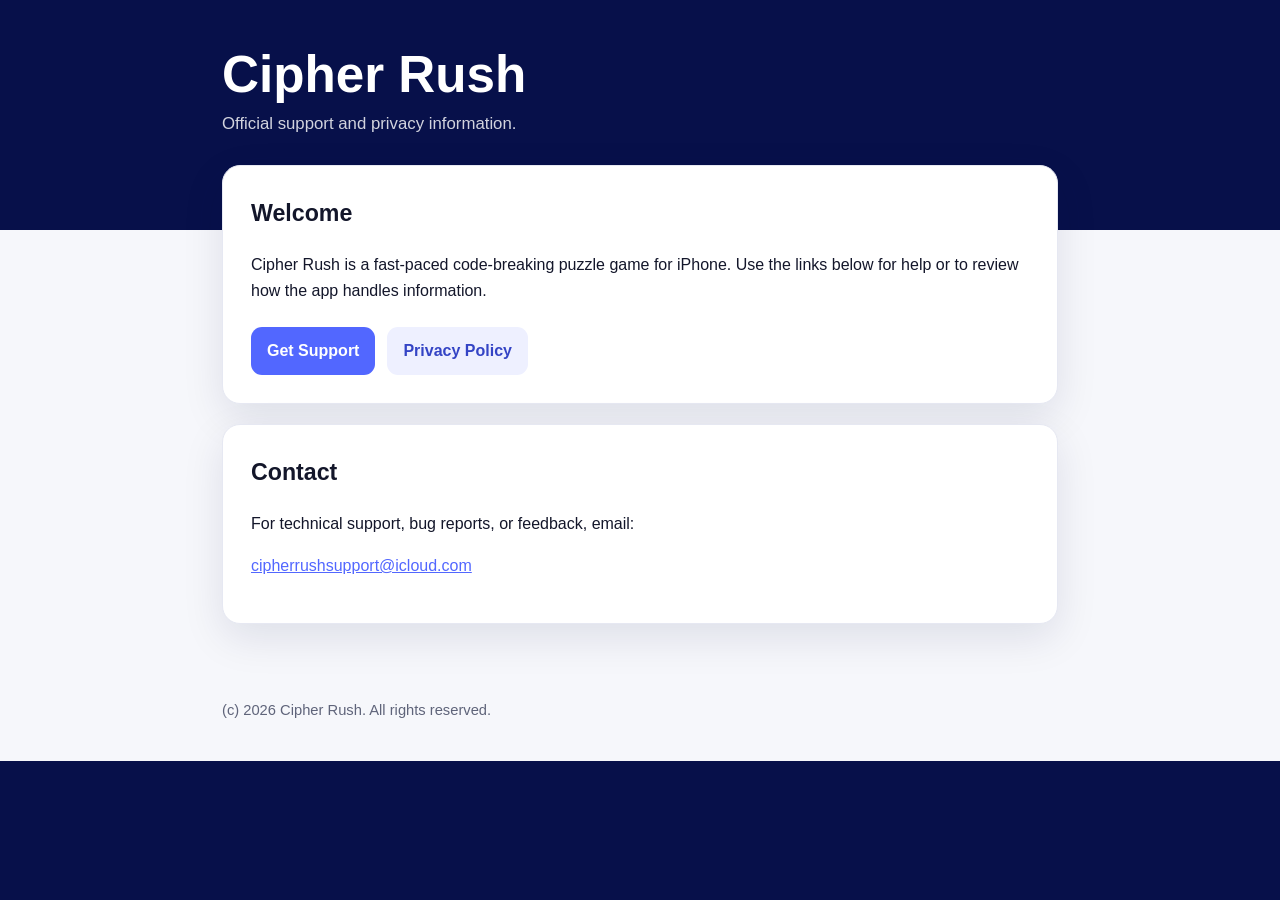
<file: index.html>
<!doctype html>
<html lang="en">
<head>
  <meta charset="utf-8">
  <meta name="viewport" content="width=device-width, initial-scale=1">
  <title>Cipher Rush - Support & Privacy</title>
  <meta name="description" content="Official support and privacy information for Cipher Rush.">
  <link rel="stylesheet" href="styles.css">
</head>
<body>
  <header>
    <h1>Cipher Rush</h1>
    <p>Official support and privacy information.</p>
  </header>

  <main>
    <section class="card">
      <h2>Welcome</h2>
      <p>Cipher Rush is a fast-paced code-breaking puzzle game for iPhone. Use the links below for help or to review how the app handles information.</p>
      <div class="nav">
        <a class="button" href="support.html">Get Support</a>
        <a class="button secondary" href="privacy.html">Privacy Policy</a>
      </div>
    </section>

    <section class="card">
      <h2>Contact</h2>
      <p>For technical support, bug reports, or feedback, email:</p>
      <p><a href="mailto:cipherrushsupport@icloud.com">cipherrushsupport@icloud.com</a></p>
    </section>
  </main>

  <footer>
    (c) 2026 Cipher Rush. All rights reserved.
  </footer>
</body>
</html>
</file>
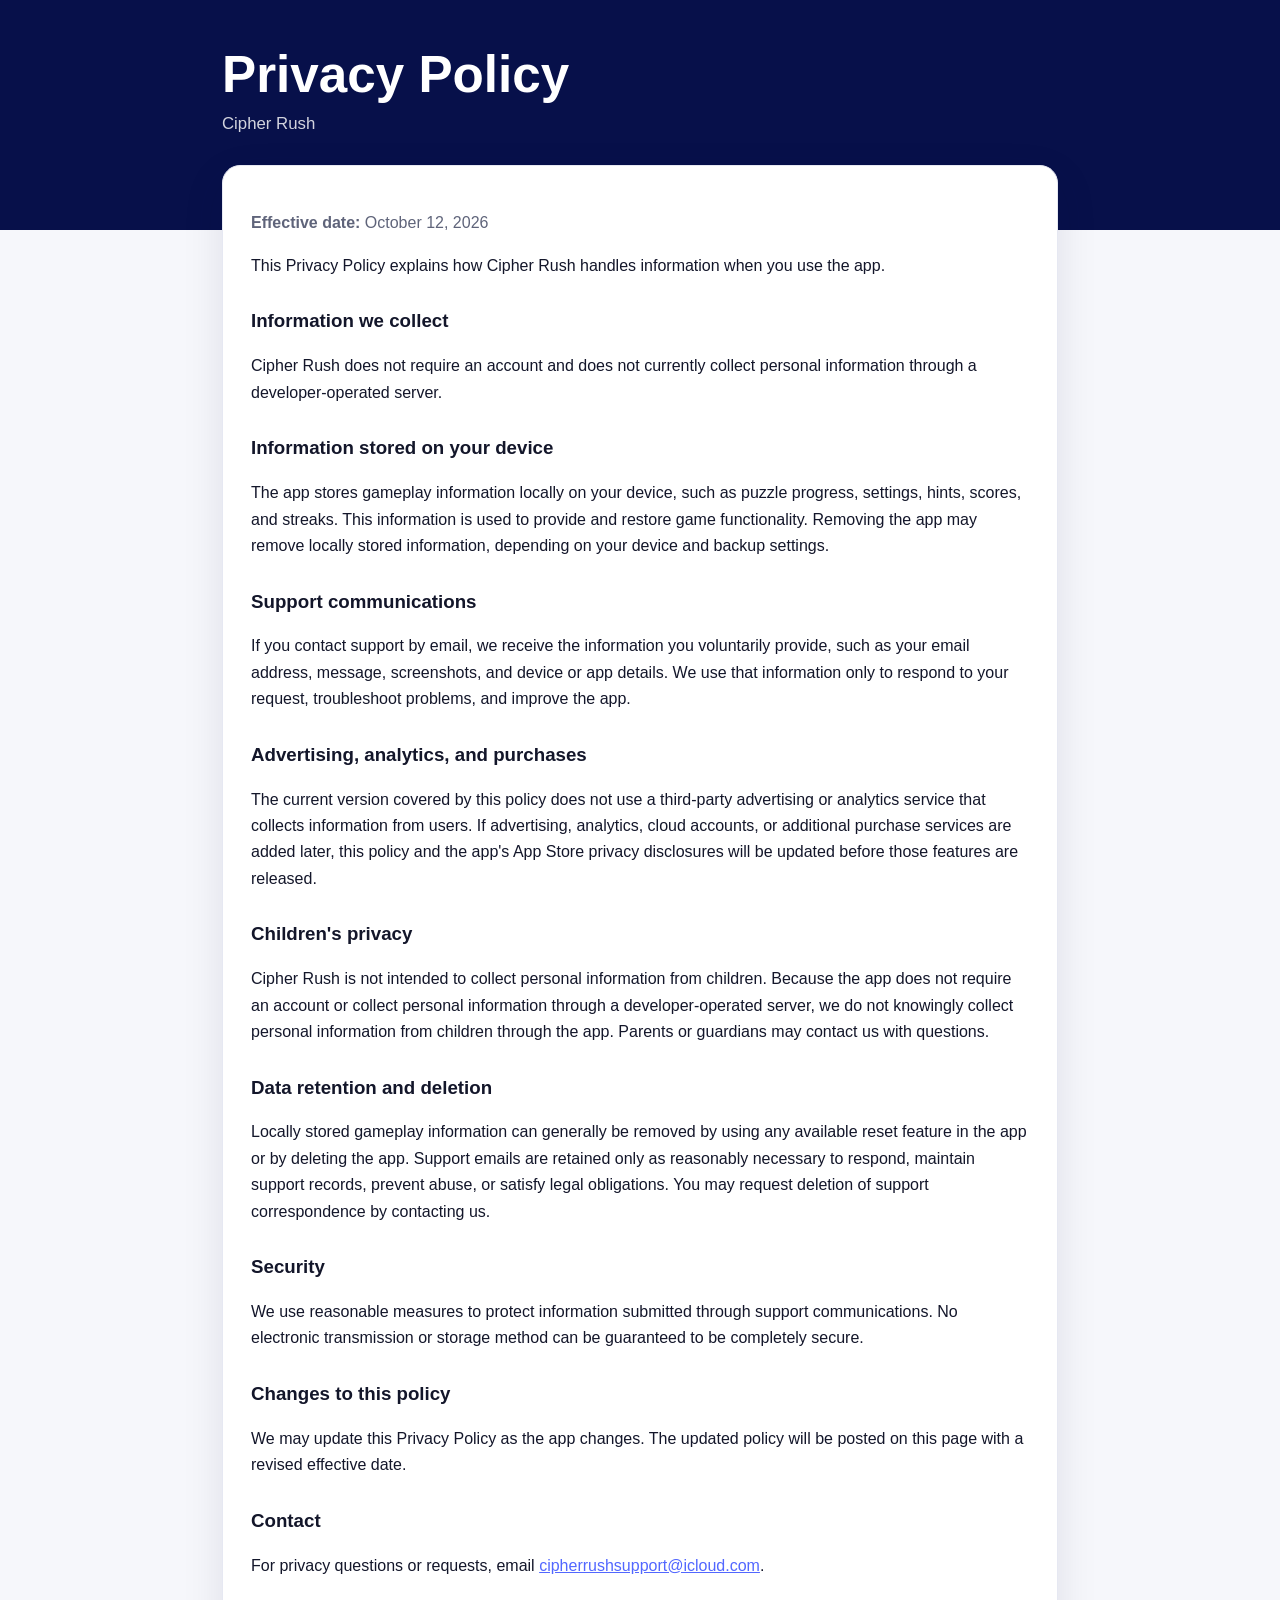
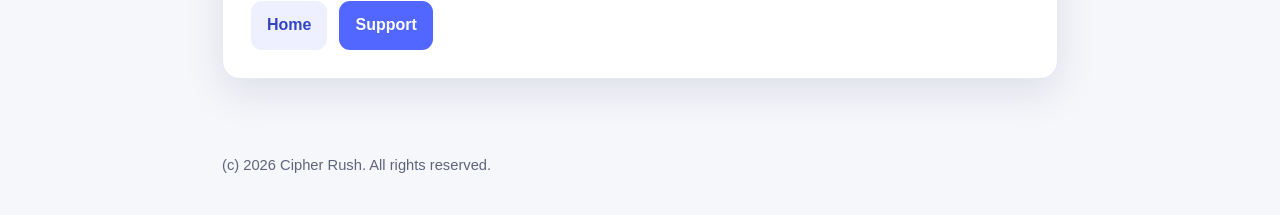
<file: privacy.html>
<!doctype html>
<html lang="en">
<head>
  <meta charset="utf-8">
  <meta name="viewport" content="width=device-width, initial-scale=1">
  <title>Privacy Policy - Cipher Rush</title>
  <meta name="description" content="Privacy Policy for Cipher Rush.">
  <link rel="stylesheet" href="styles.css">
</head>
<body>
  <header>
    <h1>Privacy Policy</h1>
    <p>Cipher Rush</p>
  </header>

  <main>
    <article class="card">
      <p class="meta"><strong>Effective date:</strong> October 12, 2026</p>

      <p>This Privacy Policy explains how Cipher Rush handles information when you use the app.</p>

      <h3>Information we collect</h3>
      <p>Cipher Rush does not require an account and does not currently collect personal information through a developer-operated server.</p>

      <h3>Information stored on your device</h3>
      <p>The app stores gameplay information locally on your device, such as puzzle progress, settings, hints, scores, and streaks. This information is used to provide and restore game functionality. Removing the app may remove locally stored information, depending on your device and backup settings.</p>

      <h3>Support communications</h3>
      <p>If you contact support by email, we receive the information you voluntarily provide, such as your email address, message, screenshots, and device or app details. We use that information only to respond to your request, troubleshoot problems, and improve the app.</p>

      <h3>Advertising, analytics, and purchases</h3>
      <p>The current version covered by this policy does not use a third-party advertising or analytics service that collects information from users. If advertising, analytics, cloud accounts, or additional purchase services are added later, this policy and the app's App Store privacy disclosures will be updated before those features are released.</p>

      <h3>Children's privacy</h3>
      <p>Cipher Rush is not intended to collect personal information from children. Because the app does not require an account or collect personal information through a developer-operated server, we do not knowingly collect personal information from children through the app. Parents or guardians may contact us with questions.</p>

      <h3>Data retention and deletion</h3>
      <p>Locally stored gameplay information can generally be removed by using any available reset feature in the app or by deleting the app. Support emails are retained only as reasonably necessary to respond, maintain support records, prevent abuse, or satisfy legal obligations. You may request deletion of support correspondence by contacting us.</p>

      <h3>Security</h3>
      <p>We use reasonable measures to protect information submitted through support communications. No electronic transmission or storage method can be guaranteed to be completely secure.</p>

      <h3>Changes to this policy</h3>
      <p>We may update this Privacy Policy as the app changes. The updated policy will be posted on this page with a revised effective date.</p>

      <h3>Contact</h3>
      <p>For privacy questions or requests, email <a href="mailto:cipherrushsupport@icloud.com">cipherrushsupport@icloud.com</a>.</p>

      <div class="nav">
        <a class="button secondary" href="index.html">Home</a>
        <a class="button" href="support.html">Support</a>
      </div>
    </article>
  </main>

  <footer>
    (c) 2026 Cipher Rush. All rights reserved.
  </footer>
</body>
</html>
</file>
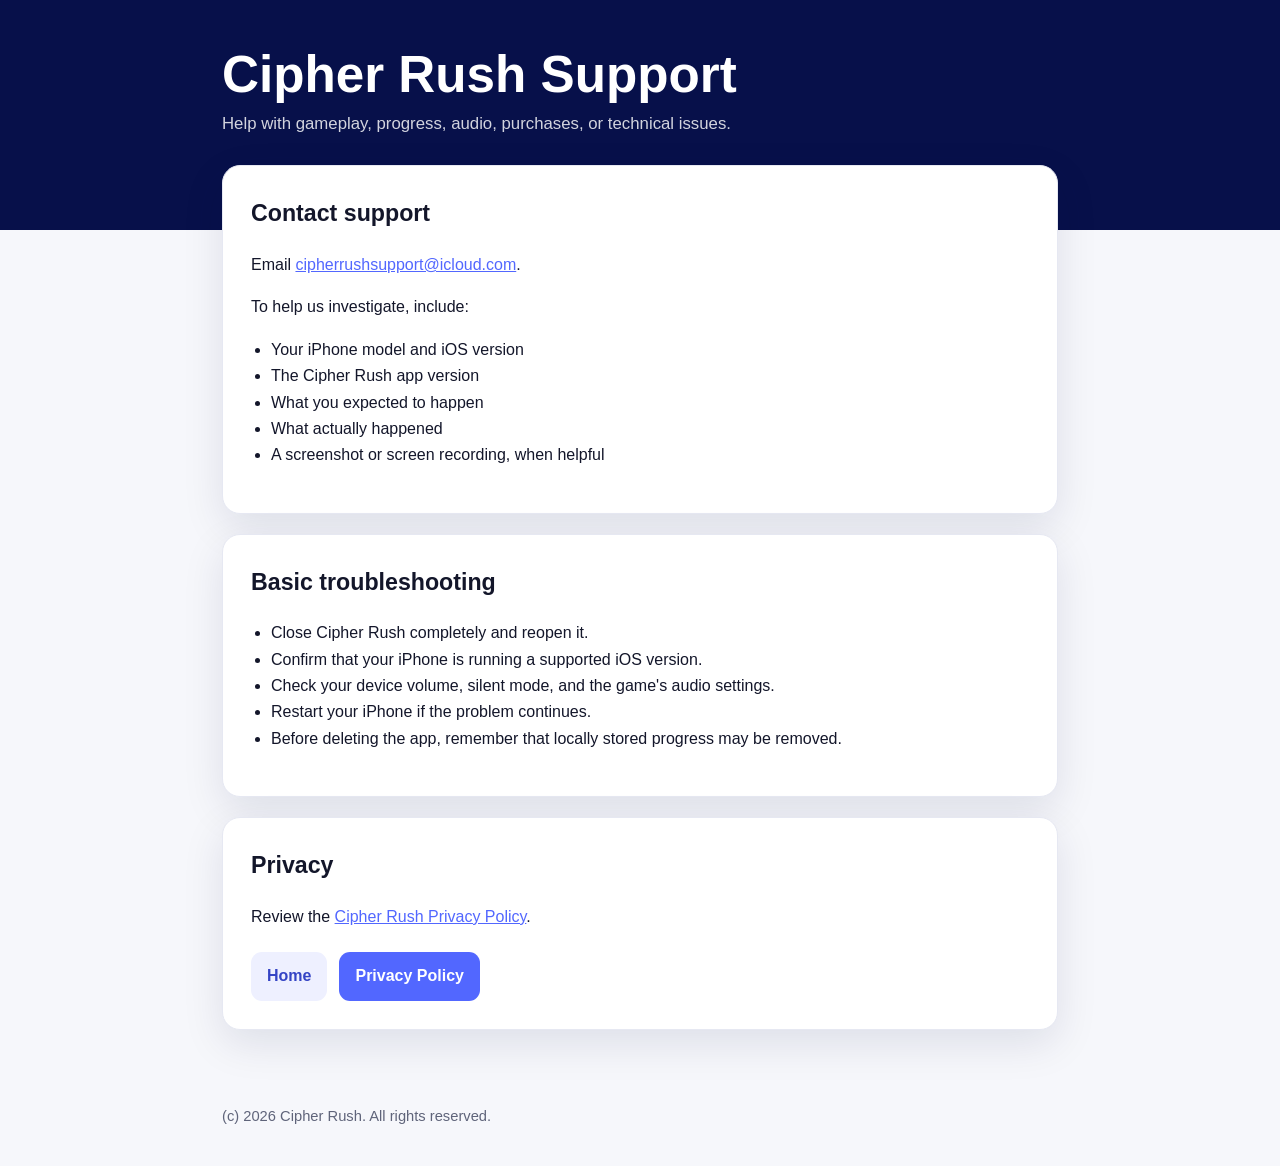
<file: support.html>
<!doctype html>
<html lang="en">
<head>
  <meta charset="utf-8">
  <meta name="viewport" content="width=device-width, initial-scale=1">
  <title>Support - Cipher Rush</title>
  <meta name="description" content="Technical support for Cipher Rush.">
  <link rel="stylesheet" href="styles.css">
</head>
<body>
  <header>
    <h1>Cipher Rush Support</h1>
    <p>Help with gameplay, progress, audio, purchases, or technical issues.</p>
  </header>

  <main>
    <section class="card">
      <h2>Contact support</h2>
      <p>Email <a href="mailto:cipherrushsupport@icloud.com">cipherrushsupport@icloud.com</a>.</p>
      <p>To help us investigate, include:</p>
      <ul>
        <li>Your iPhone model and iOS version</li>
        <li>The Cipher Rush app version</li>
        <li>What you expected to happen</li>
        <li>What actually happened</li>
        <li>A screenshot or screen recording, when helpful</li>
      </ul>
    </section>

    <section class="card">
      <h2>Basic troubleshooting</h2>
      <ul>
        <li>Close Cipher Rush completely and reopen it.</li>
        <li>Confirm that your iPhone is running a supported iOS version.</li>
        <li>Check your device volume, silent mode, and the game's audio settings.</li>
        <li>Restart your iPhone if the problem continues.</li>
        <li>Before deleting the app, remember that locally stored progress may be removed.</li>
      </ul>
    </section>

    <section class="card">
      <h2>Privacy</h2>
      <p>Review the <a href="privacy.html">Cipher Rush Privacy Policy</a>.</p>
      <div class="nav">
        <a class="button secondary" href="index.html">Home</a>
        <a class="button" href="privacy.html">Privacy Policy</a>
      </div>
    </section>
  </main>

  <footer>
    (c) 2026 Cipher Rush. All rights reserved.
  </footer>
</body>
</html>
</file>
<file: styles.css>
:root {
  color-scheme: light;
  --bg: #07104a;
  --panel: #ffffff;
  --text: #13162a;
  --muted: #5f647a;
  --accent: #5267ff;
  --border: #e6e8f2;
  --soft: #f6f7fb;
}

* { box-sizing: border-box; }

body {
  margin: 0;
  font-family: -apple-system, BlinkMacSystemFont, "Segoe UI", Roboto, Helvetica, Arial, sans-serif;
  background: linear-gradient(180deg, var(--bg) 0 230px, var(--soft) 230px 100%);
  color: var(--text);
  line-height: 1.65;
}

header {
  max-width: 880px;
  margin: 0 auto;
  padding: 48px 22px 28px;
  color: #fff;
}

header h1 {
  margin: 0 0 8px;
  font-size: clamp(2rem, 6vw, 3.2rem);
  line-height: 1.05;
}

header p {
  margin: 0;
  color: rgba(255,255,255,.82);
  font-size: 1.05rem;
}

main {
  max-width: 880px;
  margin: 0 auto;
  padding: 0 22px 54px;
}

.card {
  background: var(--panel);
  border: 1px solid var(--border);
  border-radius: 18px;
  padding: 28px;
  box-shadow: 0 14px 42px rgba(10,18,65,.10);
  margin-bottom: 20px;
}

h2 {
  margin-top: 0;
  font-size: 1.45rem;
}

h3 {
  margin-top: 1.7rem;
  margin-bottom: .35rem;
}

a { color: var(--accent); }

.nav {
  display: flex;
  gap: 12px;
  flex-wrap: wrap;
  margin-top: 22px;
}

.button {
  display: inline-block;
  text-decoration: none;
  background: var(--accent);
  color: #fff;
  padding: 11px 16px;
  border-radius: 11px;
  font-weight: 650;
}

.button.secondary {
  background: #eef0ff;
  color: #3444c5;
}

.meta, .muted {
  color: var(--muted);
}

ul { padding-left: 1.25rem; }

footer {
  max-width: 880px;
  margin: 0 auto;
  padding: 0 22px 38px;
  color: var(--muted);
  font-size: .92rem;
}

code {
  background: #eef0f7;
  padding: 2px 6px;
  border-radius: 6px;
}

@media (max-width: 520px) {
  header { padding-top: 36px; }
  .card { padding: 22px; border-radius: 14px; }
}
</file>
